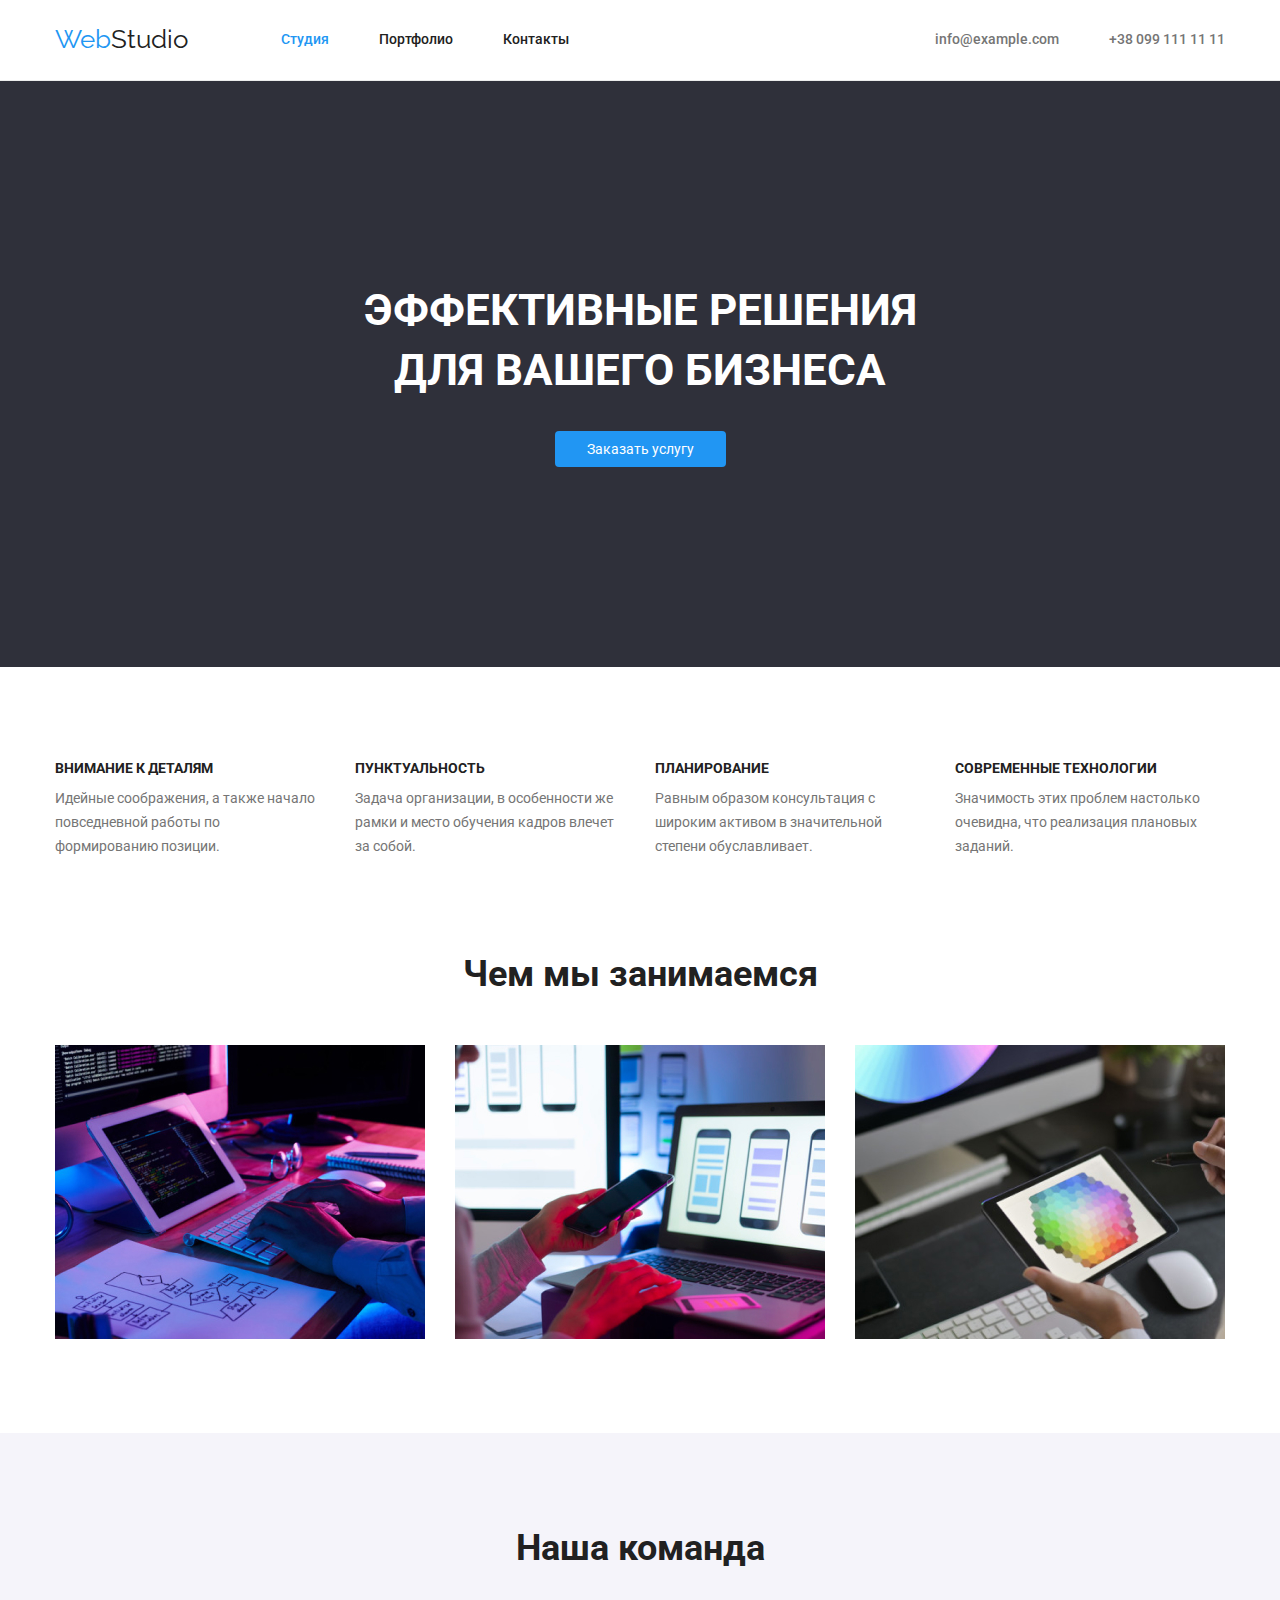
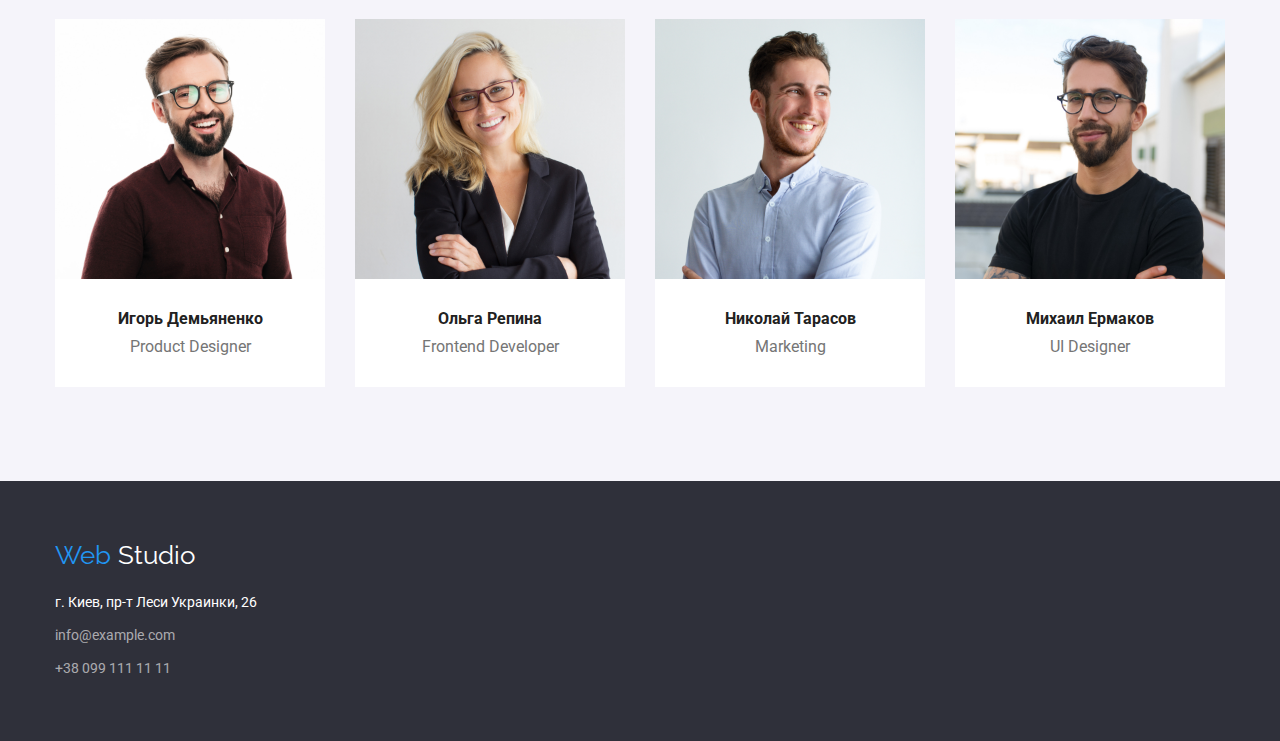
<file: index.html>
<!DOCTYPE html>
<html lang="ru">
  <head>
    <title>WebStudio</title>
    <meta charset="utf-8" />

    <link rel="preconnect" href="https://fonts.gstatic.com" />
    <link
      href="https://fonts.googleapis.com/css2?family=Raleway:wght@700&family=Roboto:wght@400;500;700;900&display=swap"
      rel="stylesheet"
    />
    <link
      rel="stylesheet"
      href="https://cdnjs.cloudflare.com/ajax/libs/modern-normalize/1.0.0/modern-normalize.min.css"
    />
    <link rel="stylesheet" href="./css/styles.css" />
  </head>

  <body>
    <header>
      <div class="container header">
        <!--Навигация по сайту-->
        <nav>
          <!--Логотип-->
          <a href="" class="logo"><span class="logo-accent">Web</span>Studio</a>
          <ul>
            <li><a class="active" href="#">Студия</a></li>
            <li><a href="./portfolio.html">Портфолио</a></li>
            <li><a href="">Контакты</a></li>
          </ul>
        </nav>
        <!--Контактные данные-->
        <ul class="contacts">
          <li><a href="mailto:info@example.com">info@example.com</a></li>
          <li><a href="tel:+380991111111">+38 099 111 11 11</a></li>
        </ul>
      </div>
    </header>

    <main>
      <!--Герой-->
      <section class="section hero">
        <h1>Эффективные решения для вашего бизнеса</h1>
        <button type="button" class="button alt">Заказать услугу</button>
      </section>
      <!--Преимущества-->

      <section class="section features">
        <div class="container">
          <ul>
            <li>
              <h2>Внимание к деталям</h2>
              <p>
                Идейные соображения, а также начало повседневной работы по
                формированию позиции.
              </p>
            </li>
            <li>
              <h2>Пунктуальность</h2>
              <p>
                Задача организации, в особенности же рамки и место обучения
                кадров влечет за собой.
              </p>
            </li>
            <li>
              <h2>Планирование</h2>
              <p>
                Равным образом консультация с широким активом в значительной
                степени обуславливает.
              </p>
            </li>
            <li>
              <h2>Современные технологии</h2>
              <p>
                Значимость этих проблем настолько очевидна, что реализация
                плановых заданий.
              </p>
            </li>
          </ul>
        </div>
      </section>
      <!--Чем мы занимаемся-->
      <section class="section pictures-section">
        <div class="container">
          <h2 class="section-heading">Чем мы занимаемся</h2>
          <ul>
            <li><img src="images/img.jpg" width="370" alt="Картинка" /></li>
            <li><img src="images/img2.jpg" width="370" alt="Картинка2" /></li>
            <li><img src="images/img3.jpg" width="370" alt="Картинка3" /></li>
          </ul>
        </div>
      </section>

      <!--Команда-->
      <section class="section team">
        <div class="container">
          <h2 class="section-heading">Наша команда</h2>
          <ul>
            <li>
              <img src="images/team1.jpg" alt="Игорь Демьяненко" width="270" />
              <div class="team-description">
                <h3>Игорь Демьяненко</h3>
                <p>Product Designer</p>
              </div>
            </li>
            <li>
              <img src="images/team2.jpg" alt="Ольга Репина" width="270" />
              <div class="team-description">
                <h3>Ольга Репина</h3>
                <p>Frontend Developer</p>
              </div>
            </li>
            <li>
              <img src="images/team3.jpg" alt="Николай Тарасов" width="270" />
              <div class="team-description">
                <h3>Николай Тарасов</h3>
                <p>Marketing</p>
              </div>
            </li>
            <li>
              <img src="images/team4.jpg" alt="Михаил Ермаков" width="270" />
              <div class="team-description">
                <h3>Михаил Ермаков</h3>
                <p>UI Designer</p>
              </div>
            </li>
          </ul>
        </div>
      </section>
    </main>

    <footer>
      <div class="container">
        <!--Логотип-->
        <a href="" class="logo">
          <span class="logo-accent">Web</span>
          <span class="logo-footer">Studio</span>
        </a>
        <!--Адрес-->
        <address>
          <p>г. Киев, пр-т Леси Украинки, 26</p>
          <!--Контактные данные-->
          <ul>
            <li><a href="mailto:info@example.com">info@example.com</a></li>
            <li><a href="tel:+380991111111">+38 099 111 11 11</a></li>
          </ul>
        </address>
      </div>
    </footer>
  </body>
</html>
</file>
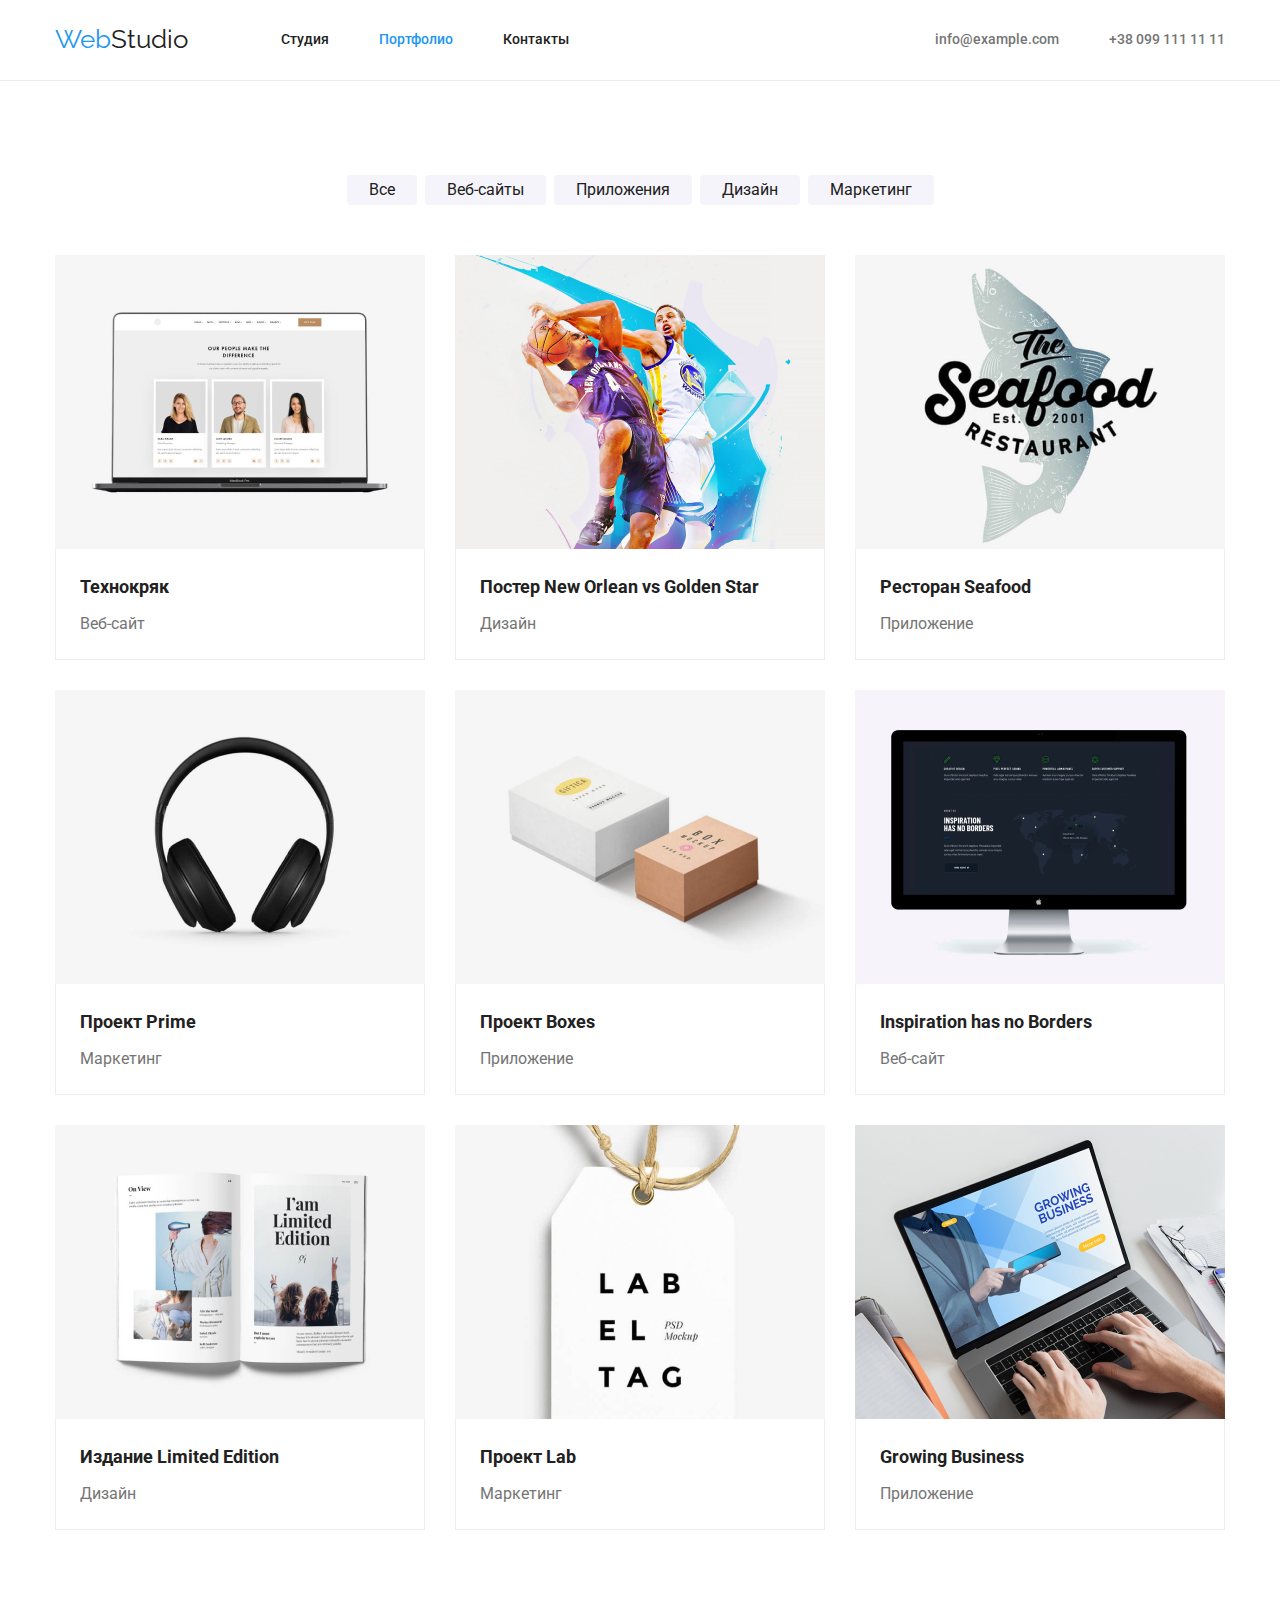
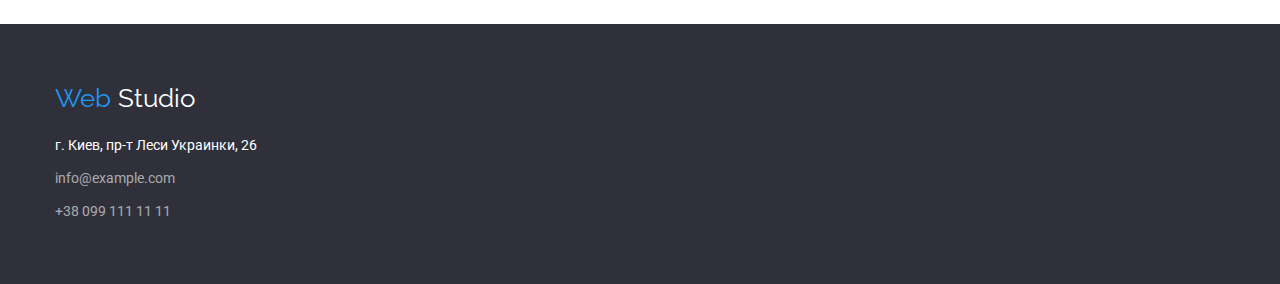
<file: portfolio.html>
<!DOCTYPE html>
<html lang="ru">
  <head>
    <title>Portfolio</title>
    <meta charset="utf-8" />

    <link rel="preconnect" href="https://fonts.gstatic.com" />
    <link
      href="https://fonts.googleapis.com/css2?family=Raleway:wght@700&family=Roboto:wght@400;500;700;900&display=swap"
      rel="stylesheet"
    />
    <link
      rel="stylesheet"
      href="https://cdnjs.cloudflare.com/ajax/libs/modern-normalize/1.0.0/modern-normalize.min.css"
    />
    <link rel="stylesheet" href="./css/styles.css" />
  </head>

  <body>
    <header>
      <div class="container header">
        <!--Навигация по сайту-->
        <nav>
          <!--Логотип-->
          <a href="" class="logo"><span class="logo-accent">Web</span>Studio</a>
          <ul>
            <li><a href="./index.html">Студия</a></li>
            <li><a class="active" href="#">Портфолио</a></li>
            <li><a href="">Контакты</a></li>
          </ul>
        </nav>
        <!--Контактные данные-->
        <ul class="contacts">
          <li><a href="mailto:info@example.com">info@example.com</a></li>
          <li><a href="tel:+380991111111">+38 099 111 11 11</a></li>
        </ul>
      </div>
    </header>

    <main>
      <section class="portfolio-section">
        <div class="container">
          <h2 class="visually-hidden">Проекты</h2>
          <!--Фильтры-->
          <ul class="filters">
            <li><button type="button" class="button">Все</button></li>
            <li><button type="button" class="button">Веб-сайты</button></li>
            <li><button type="button" class="button">Приложения</button></li>
            <li><button type="button" class="button">Дизайн</button></li>
            <li><button type="button" class="button">Маркетинг</button></li>
          </ul>
          <!--Проекты-->

          <ul class="projects">
            <li>
              <img src="images/portfolio.jpg" width="370" alt="Технокряк" />
              <div class="projects-description">
                <h3>Технокряк</h3>
                <p>Веб-сайт</p>
              </div>
            </li>
            <li>
              <img
                src="images/portfolio2.jpg"
                width="370"
                alt="Постер New Orlean vs Golden Star"
              />
              <div class="projects-description">
                <h3>Постер New Orlean vs Golden Star</h3>
                <p>Дизайн</p>
              </div>
            </li>
            <li>
              <img
                src="images/portfolio3.jpg"
                width="370"
                alt="Ресторан Seafood"
              />
              <div class="projects-description">
                <h3>Ресторан Seafood</h3>
                <p>Приложение</p>
              </div>
            </li>
            <li>
              <img src="images/portfolio4.jpg" width="370" alt="Проект Prime" />
              <div class="projects-description">
                <h3>Проект Prime</h3>
                <p>Маркетинг</p>
              </div>
            </li>
            <li>
              <img src="images/portfolio5.jpg" width="370" alt="Проект Boxes" />
              <div class="projects-description">
                <h3>Проект Boxes</h3>
                <p>Приложение</p>
              </div>
            </li>
            <li>
              <img
                src="images/portfolio6.jpg"
                width="370"
                alt="Inspiration has no Borders"
              />
              <div class="projects-description">
                <h3>Inspiration has no Borders</h3>
                <p>Веб-сайт</p>
              </div>
            </li>
            <li>
              <img
                src="images/portfolio7.jpg"
                width="370"
                alt="Издание Limited Edition"
              />
              <div class="projects-description">
                <h3>Издание Limited Edition</h3>
                <p>Дизайн</p>
              </div>
            </li>
            <li>
              <img src="images/portfolio8.jpg" width="370" alt="Проект Lab" />
              <div class="projects-description">
                <h3>Проект Lab</h3>
                <p>Маркетинг</p>
              </div>
            </li>
            <li>
              <img
                src="images/portfolio9.jpg"
                width="370"
                alt="Growing Business"
              />
              <div class="projects-description">
                <h3>Growing Business</h3>
                <p>Приложение</p>
              </div>
            </li>
          </ul>
        </div>
      </section>
    </main>

    <footer>
      <div class="container">
        <!--Логотип-->
        <a href="" class="logo">
          <span class="logo-accent">Web</span>
          <span class="logo-footer">Studio</span>
        </a>
        <!--Адрес-->
        <address>
          <p>г. Киев, пр-т Леси Украинки, 26</p>
          <!--Контактные данные-->
          <ul>
            <li><a href="mailto:info@example.com">info@example.com</a></li>
            <li><a href="tel:+380991111111">+38 099 111 11 11</a></li>
          </ul>
        </address>
      </div>
    </footer>
  </body>
</html>
</file>
<file: css/styles.css>
:root {
  --main-color: #212121;
  --secondary-color: #757575;
  --accent-color: #2196f3;
  --button-color: #f5f4fa;
  --bg-main: #ffffff;
  --bg-secondary: #2f303a;
}
/*html {
  box-sizing: border-box;
}
*,
*::before,
*::after {
  box-sizing: inherit;
}*/
h1,
h2,
h3,
h4,
p {
  margin-top: 0;
  margin-bottom: 0;
}
img {
  display: block;
}
.container {
  width: 1200px;
  margin: 0 auto;
  padding: 0 15px;
}
.header {
  display: flex;
  align-items: center;
}
.active {
  color: var(--accent-color);
}
.button {
  cursor: pointer;
  background-color: var(--button-color);
  color: var(--main-color);
  padding: 6px 22px;
  border: none;
  border-radius: 4px;
}
.button:hover,
.button:focus {
  background-color: var(--accent-color);
  color: #ffffff;
}
body {
  font-family: "Roboto", "Helvetica Neue", "Verdana", "Tahoma", sans-serif;
  color: var(--main-color);
  font-size: 14px;
  margin: 0;
}
body a {
  text-decoration: none;
  color: inherit;
}
body ul {
  margin: 0;
  padding: 0;
}
body li {
  list-style: none;
}
.alt {
  background-color: var(--accent-color);
  color: #ffffff;
  padding: 10px 32px;
}
.logo {
  font-family: Raleway, "Segoe UI", "Tahoma", "Geneva", "Verdana", sans-serif;
  font-size: 26px;
  margin-right: 93px;
  padding: 10px 0;
}
.logo-accent {
  color: var(--accent-color);
}
nav a {
  display: block;
  padding: 32px 0;
}
header {
  line-height: 1.14;

  /*height: 80px;*/
  border-bottom: 1px solid #ececec;
}
nav {
  display: flex;
  align-items: center;
}
header ul {
  display: flex;
  align-items: center;
}
.contacts {
  margin-left: auto;

  /*margin-right: 215px;*/
}
.contacts a {
  color: var(--secondary-color);
  padding: 10px 0;
}
header ul li {
  font-weight: 500;
}
header a:focus,
header a:hover {
  color: var(--accent-color);
}
header ul li + li {
  margin-left: 50px;
}
.section {
  padding: 94px 0;
}
.section ul {
  display: flex;
}
.section.hero {
  padding-top: 200px;
  padding-bottom: 200px;
}
.hero {
  background-color: var(--bg-secondary);
  /*width: 1600px;*/
  /*outline: 1px solid violet;*/
  margin-top: 0;
  margin-bottom: 0;
  text-align: center;
}
.hero h1 {
  color: #ffffff;
  font-size: 44px;
  line-height: 136%;
  margin-bottom: 30px;
  text-transform: uppercase;
  max-width: 650px;
  margin-right: auto;
  margin-left: auto;
}
.features li + li {
  margin-left: 30px;
}
.features h2 {
  font-size: 14px;
  text-transform: uppercase;
  line-height: 1.14;
}
.features p {
  color: var(--secondary-color);
  line-height: 1.71;
  margin-top: 10px;
}
.features li {
  width: 270px;
}
.features,
.pictures-section {
  background-color: var(--bg-main);
}
.pictures-section li {
  width: 370px;
}
.pictures-section ul li + li {
  margin-left: 30px;
}
.pictures-section {
  padding-top: 0;
}
.section-heading {
  font-size: 36px;
  line-height: 1.17;
  text-align: center;
  margin-top: 0;
  margin-bottom: 50px;
}
.team {
  background-color: var(--button-color);
}
.team ul {
  line-height: 1.18;
  text-align: center;
}
.team ul li {
  /*padding-bottom: 108px;*/
  background-color: #ffffff;
}
.team ul li + li {
  margin-left: 30px;
}
.team ul h2 {
  font-weight: 500;
  font-size: 16px;
  /*margin-top: 30px;
  margin-bottom: 10px;*/
}
.team p {
  color: var(--secondary-color);
  font-size: 16px;
}
.team-description {
  /*text-align: center;*/
  padding: 30px 0;
}
.team-description p {
  margin-top: 10px;
}
.logo-footer {
  color: #ffffff;
}
footer {
  background-color: var(--bg-secondary);
  padding-bottom: 60px;
  padding-top: 60px;
  /*width: 1600px;*/
}
footer .logo {
  margin-right: 0;
  padding: 0;
}
address {
  font-style: normal;
  line-height: 1.71;
  margin-top: 20px;
}
address p {
  color: #ffffff;
}
address ul {
  margin-top: 9px;
}
address ul li {
  color: rgba(255, 255, 255, 0.6);
}
address ul li:nth-child(2) {
  margin-top: 9px;
}
.portfolio-section {
  padding-bottom: 94px;
  padding-top: 94px;
}
.visually-hidden {
  position: absolute;
  width: 1px;
  height: 1px;
  margin: -1px;
  border: 0;
  padding: 0;
  white-space: nowrap;
  clip-path: inset(100%);
  clip: rect(0 0 0 0);
  overflow: hidden;
}
.filters {
  display: flex;
  margin-bottom: 50px;
  justify-content: center;
}
.filters li {
  font-weight: 500;
  font-size: 16px;
  line-height: 1.62;
}
.filters li + li {
  margin-left: 8px;
}

.projects {
  display: flex;
  flex-wrap: wrap;
  /*justify-content: space-between;
  width: calc ((100%-60px)/3);*/
}
.projects li {
  width: 370px;
}
.projects li:not(:nth-child(3n)) {
  margin-right: 30px;
}
.projects li:nth-child(-n + 6) {
  margin-bottom: 30px;
}
.projects h3 {
  font-size: 18px;
  line-height: 2;
  margin-bottom: 4px;
}
.projects p {
  font-size: 16px;
  line-height: 30px;
  color: var(--secondary-color);
}
.projects-description {
  border-bottom: 1px solid #eeeeee;
  border-left: 1px solid #eeeeee;
  border-right: 1px solid #eeeeee;
  padding: 20px 24px;
}
</file>
